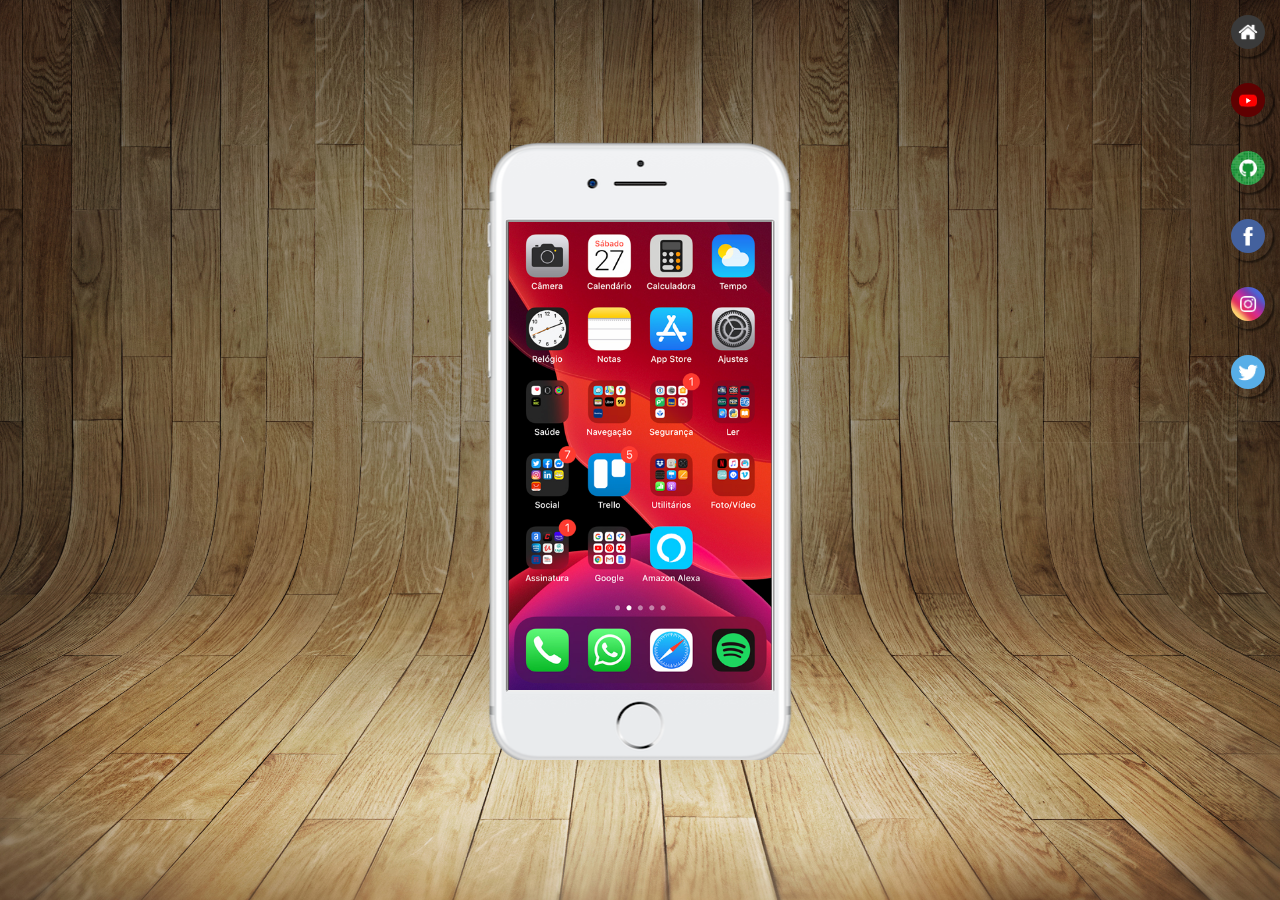
<file: index.html>
<!DOCTYPE html>
<html lang="pt-br">
<head>
    <meta charset="UTF-8">
    <meta http-equiv="X-UA-Compatible" content="IE=edge">
    <meta name="viewport" content="width=device-width, initial-scale=1.0">
    <link rel="shortcut icon" href="favicon.ico" type="image/x-icon">
    <link rel="stylesheet" href="estilos/style.css">

    <title>Projeto rede socias</title>
</head>
<body>
    <main>


        <section id="telefone">
            <iframe name="tela" id="tela" src="home.html" > seu navegador não é compartivel com isso.</iframe>
        </section>

        <section id="redes-sociais">
            <a href="home.html" target="tela"><img src="imagens/logo-home.jpg" alt="home"></a><br>

            <a href="youtube.html" target="tela"> <img src="imagens/logo-youtube.jpg" alt="logo-youtube"></a><br>

            <a href="github.html" target="tela"><img src="imagens/logo-github.jpg" alt="logo-github"></a><br>

            <a href="facebook.html" target="tela"><img src="imagens/logo-facebook.jpg" alt="logo-facebook"></a>  <br> 

            <a href="intagram.html" target="tela"><img src="imagens/logo-instagram.jpg" alt="logo-instagram"></a> <br>

            <a href="#" target="tela"><img src="imagens/logo-twitter.jpg" alt="logo-twitter"></a>
           


        </section>
    </main>
    
</body>
</html>
</file>
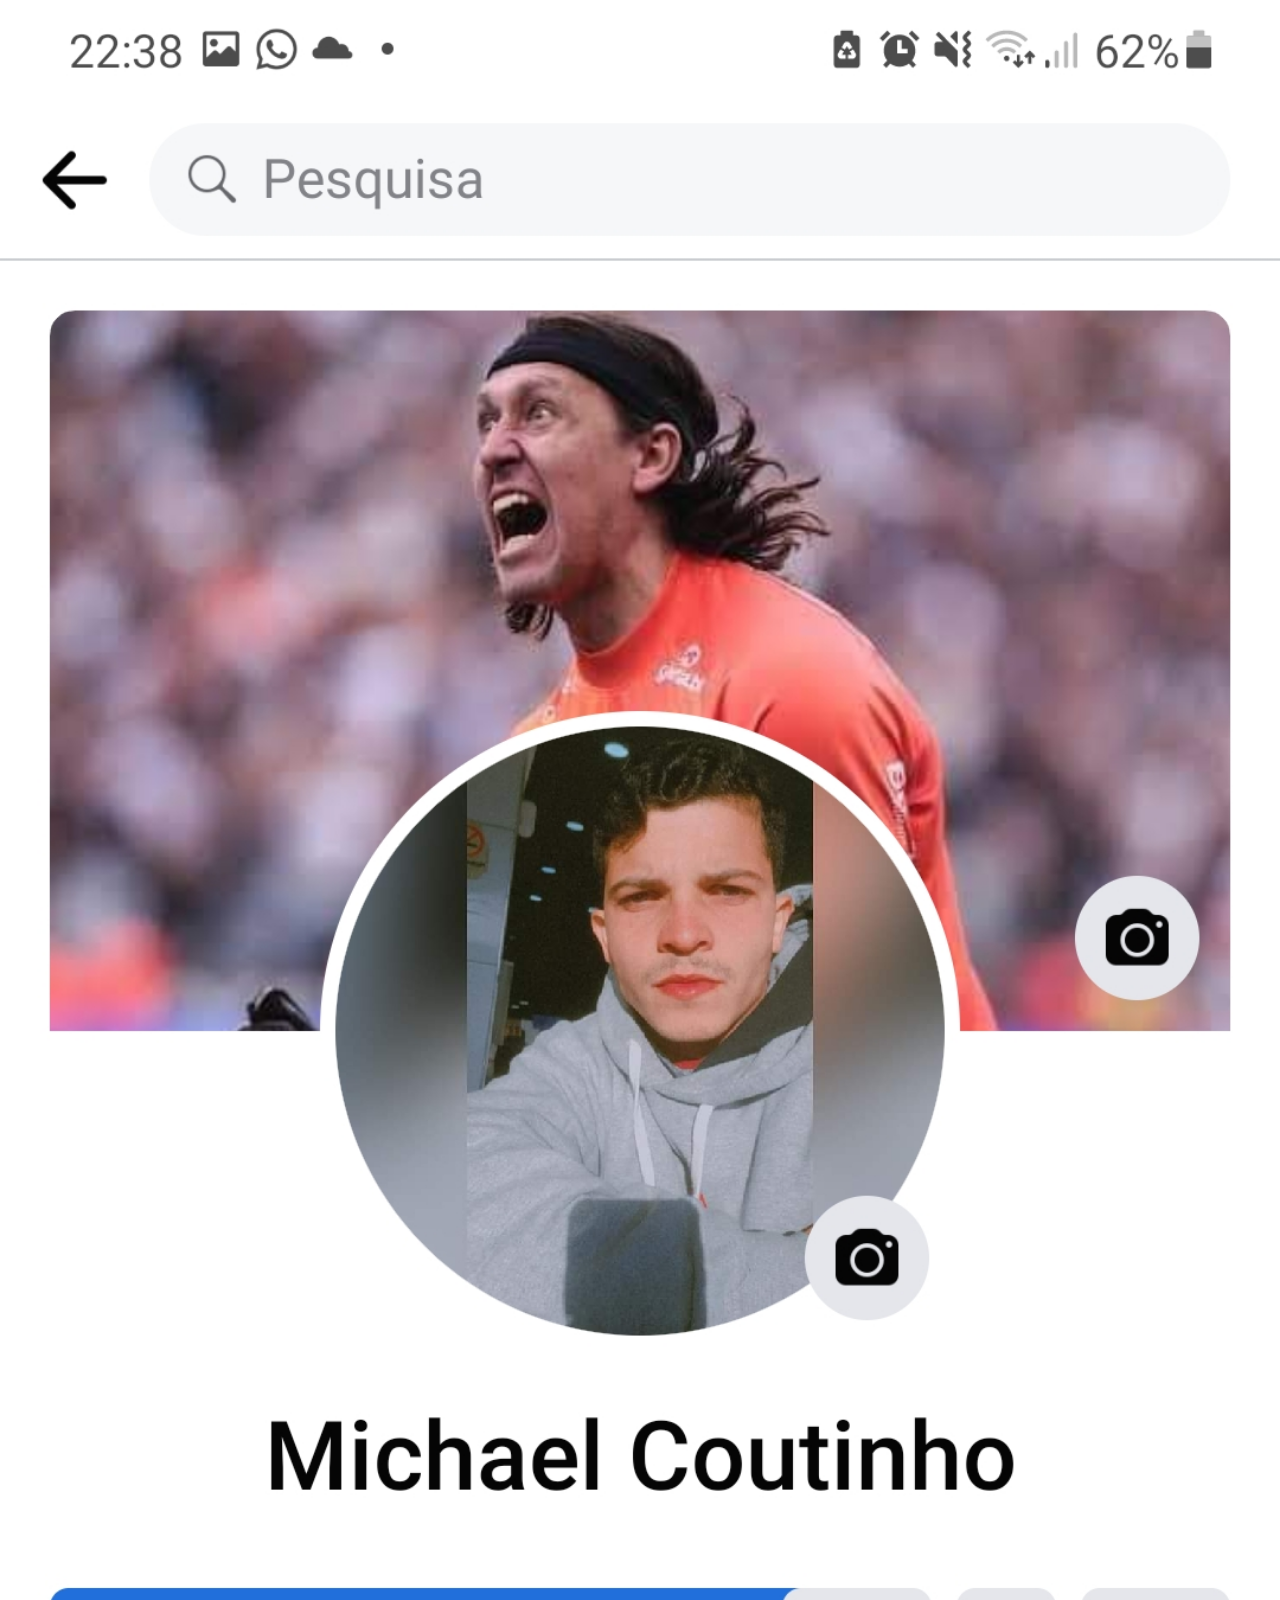
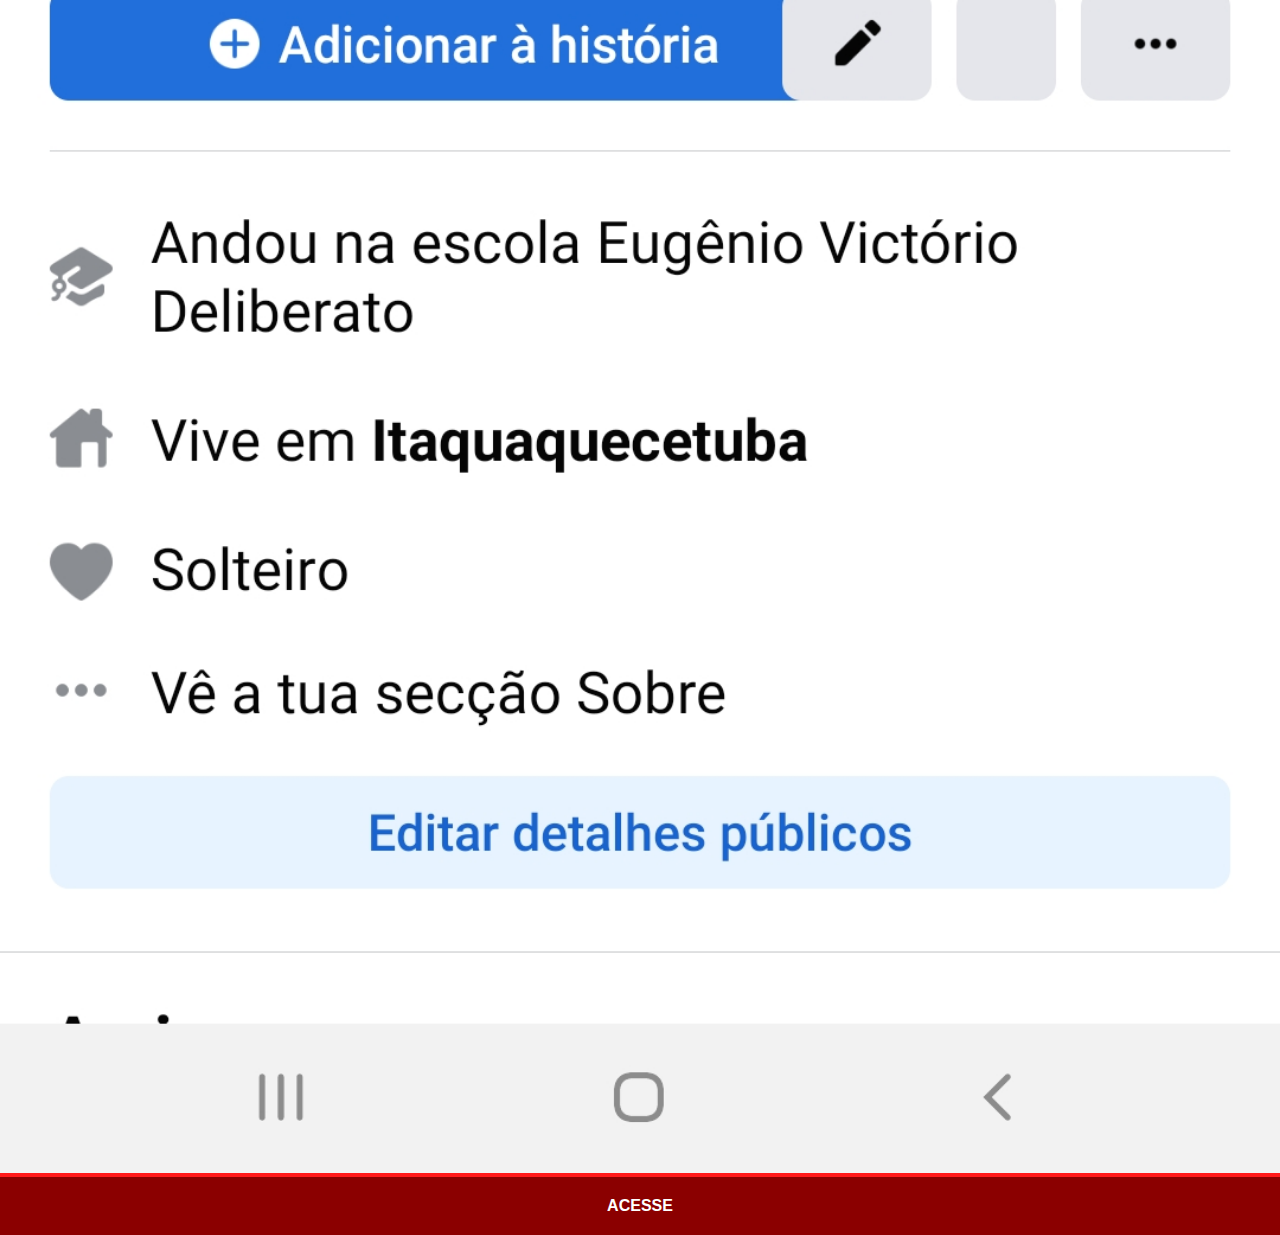
<file: facebook.html>
<!DOCTYPE html>
<html lang="pt-br">
<head>
    <meta charset="UTF-8">
    <meta http-equiv="X-UA-Compatible" content="IE=edge">
    <meta name="viewport" content="width=device-width, initial-scale=1.0">
    <link rel="stylesheet" href="estilos/social.css">
    <title>logo-facebook</title>
</head>
<body>
    <img src="minhas-fotos/Screenshot_20220913-223829_Facebook.jpg" alt="facebook">
    <a href="https://www.facebook.com/login/?privacy_mutation_token=eyJ0eXBlIjowLCJjcmVhdGlvbl90aW1lIjoxNjYzMTEzMzQxLCJjYWxsc2l0ZV9pZCI6MzgxMjI5MDc5NTc1OTQ2fQ%3D%3D" target="_blank">ACESSE</a>
    
</body>
</html>
</file>
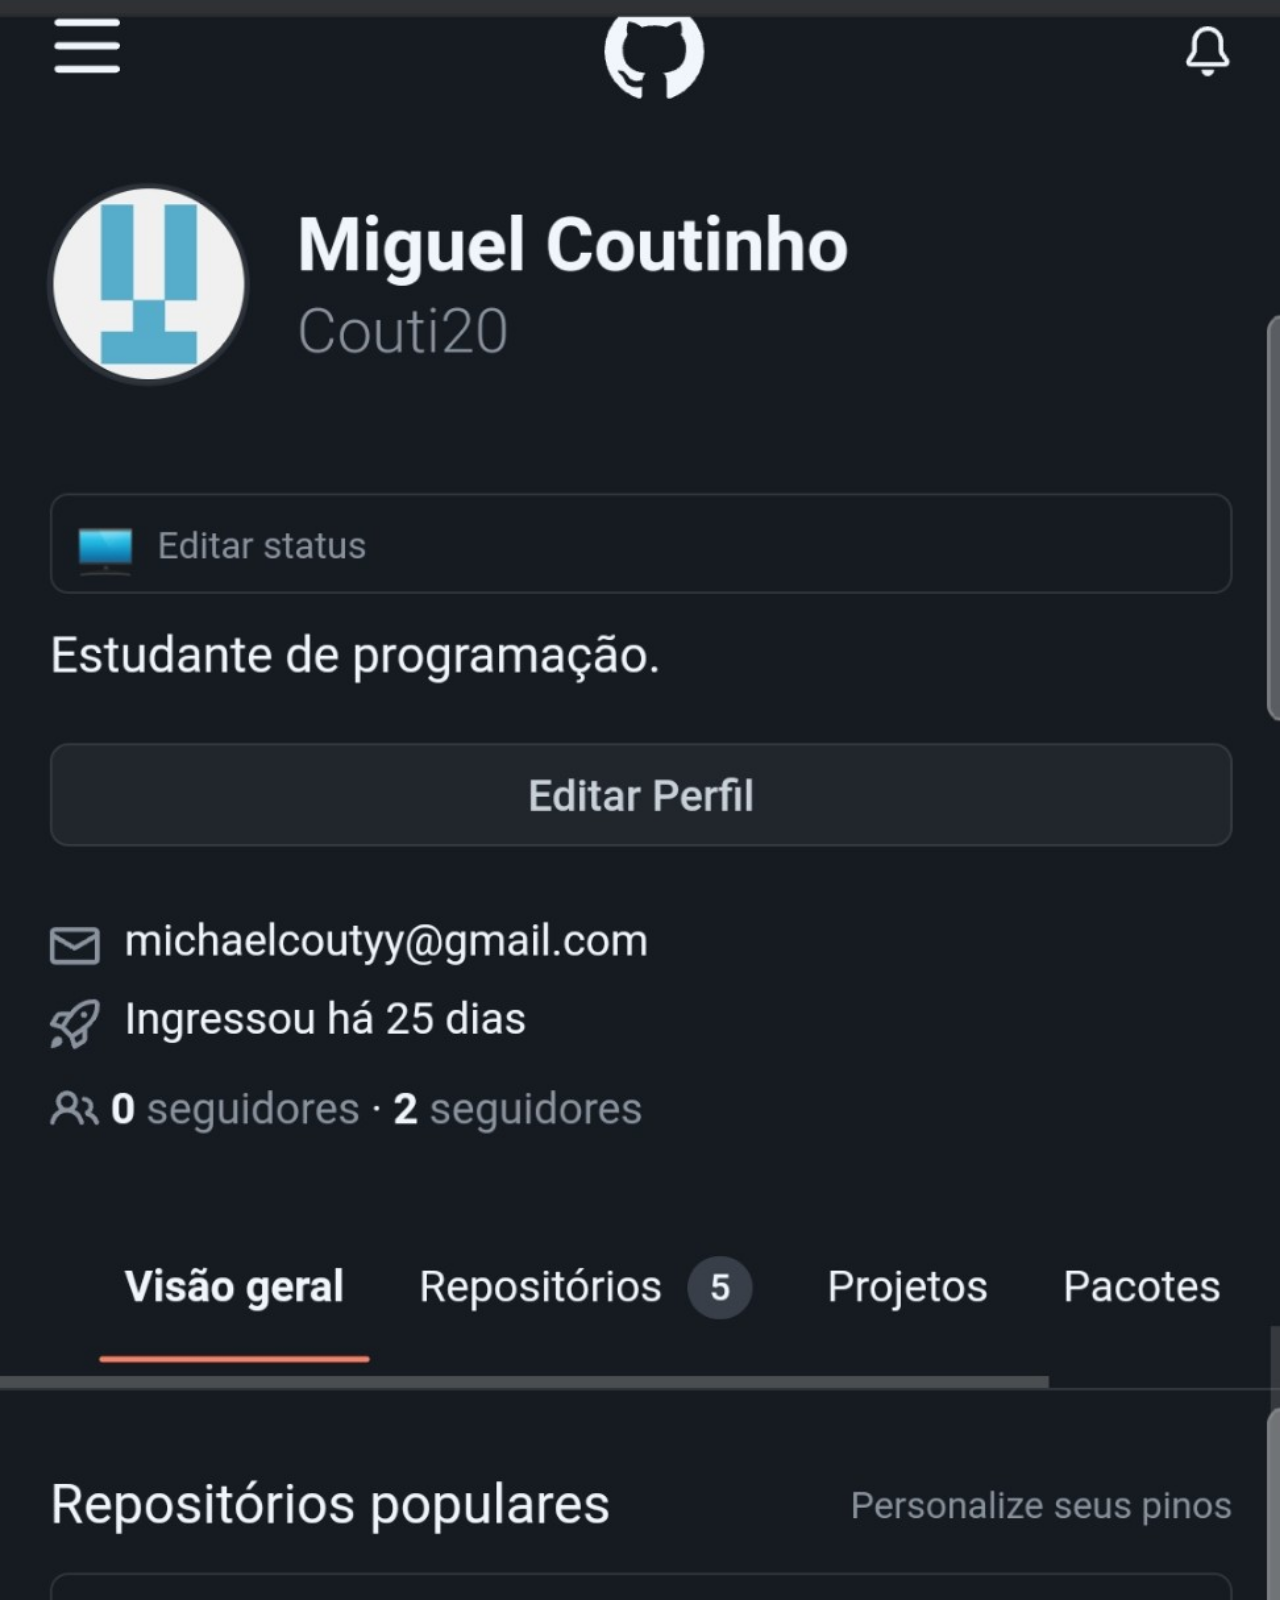
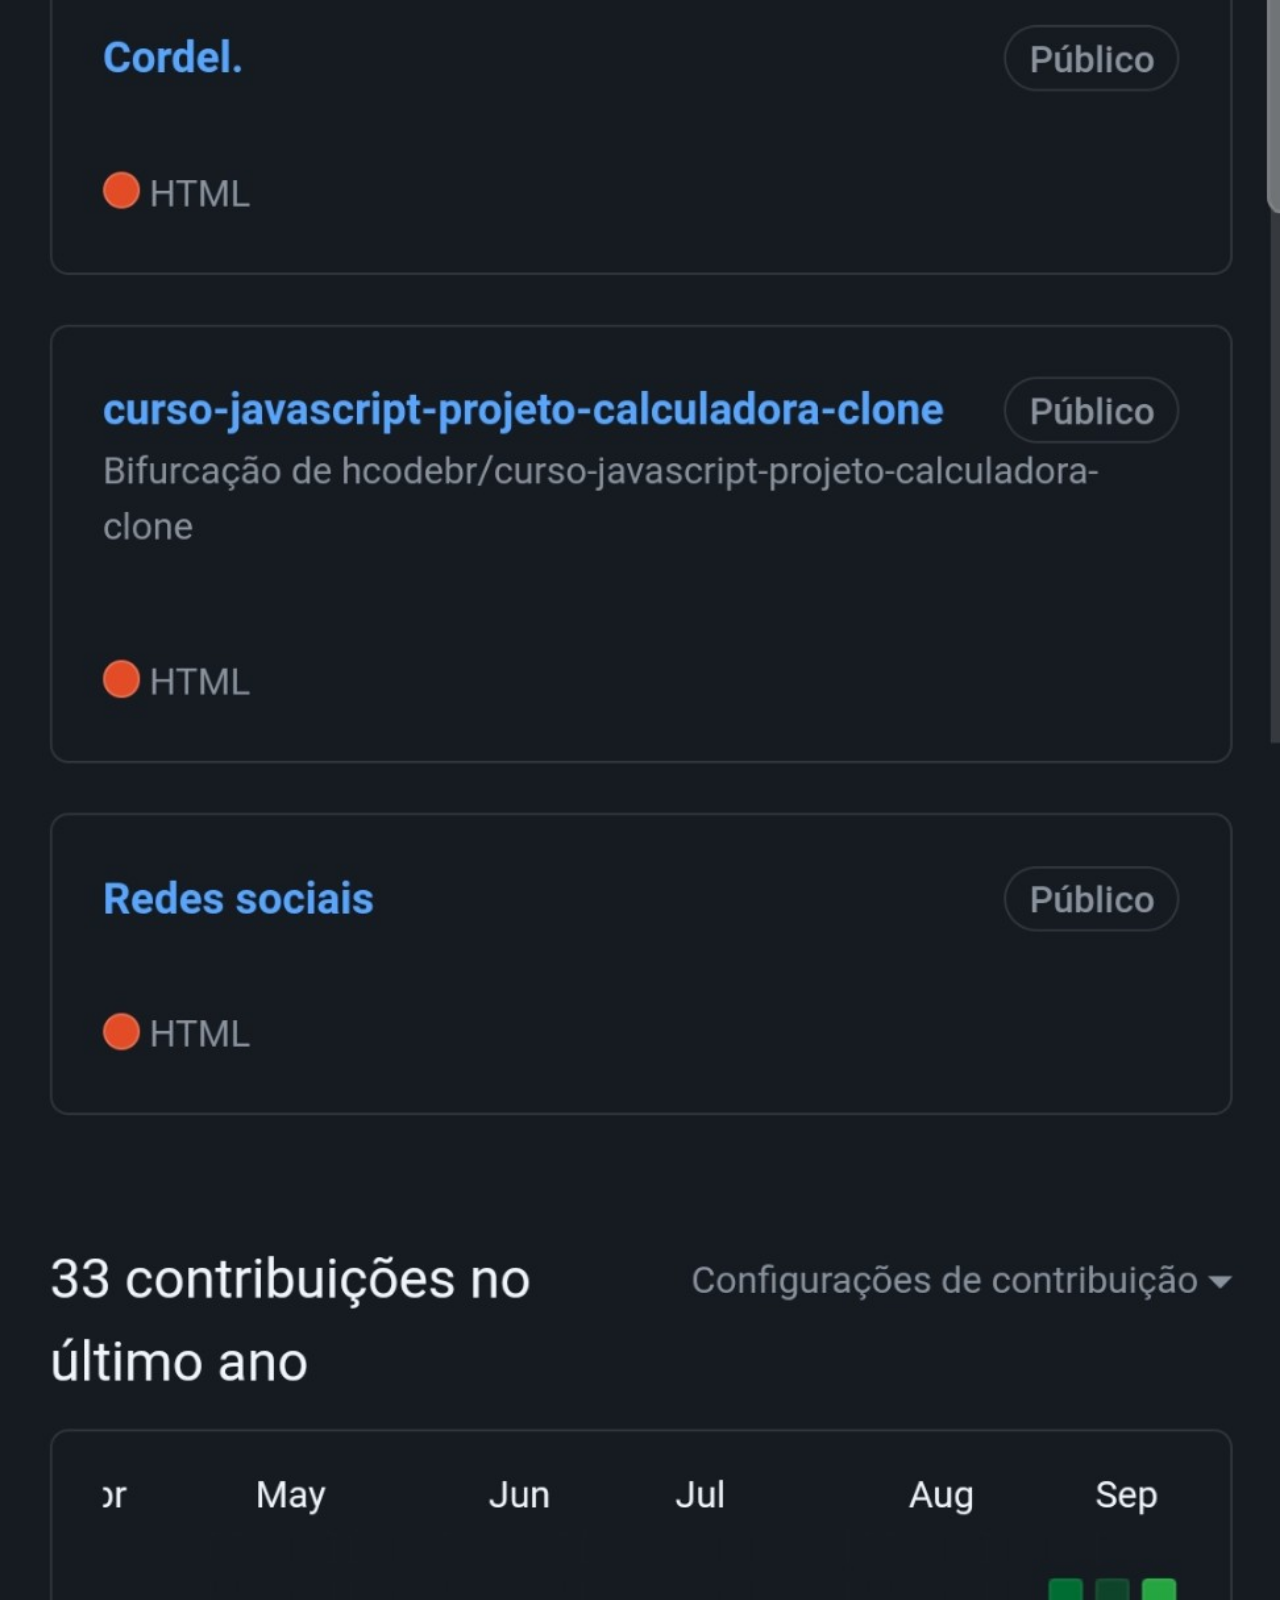
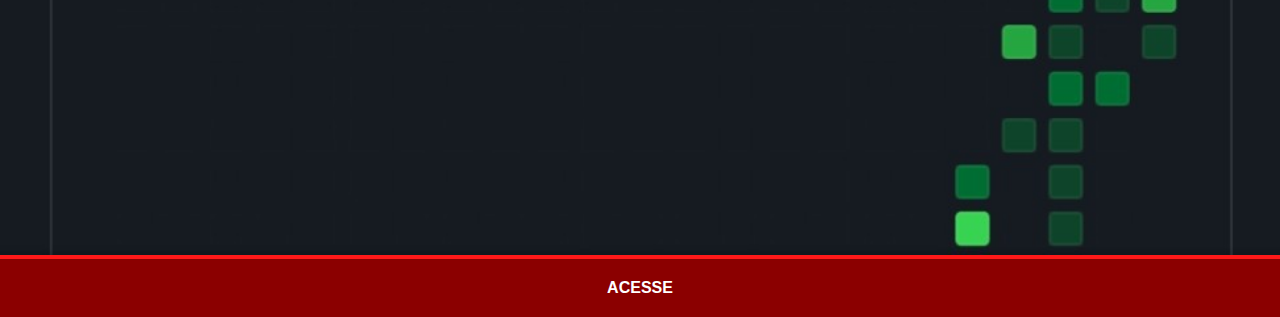
<file: github.html>
<!DOCTYPE html>
<html lang="pt-br">
<head>
    <meta charset="UTF-8">
    <meta http-equiv="X-UA-Compatible" content="IE=edge">
    <meta name="viewport" content="width=device-width, initial-scale=1.0">
    <title>Github</title>
    <link rel="stylesheet" href="estilos/social.css">
</head>
<body>
    <img src="minhas-fotos/Screenshot_20220913-224908_Chrome.jpg" alt="github">
    <a href="https://github.com/explore" target="_blank">ACESSE</a>
    
</body>
</html>
</file>
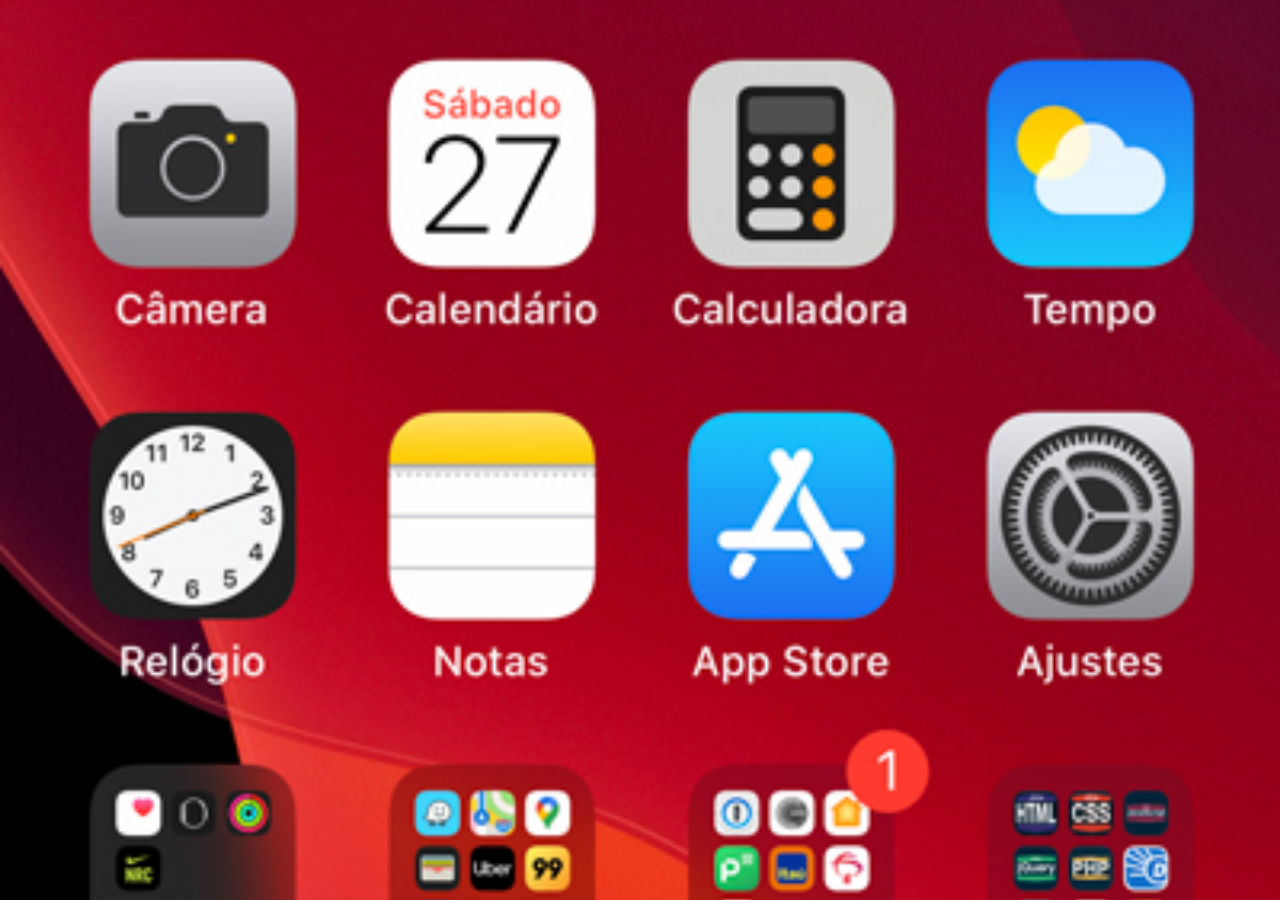
<file: home.html>
<!DOCTYPE html>
<html lang="pt-br">
<head>
    <meta charset="UTF-8">
    <meta http-equiv="X-UA-Compatible" content="IE=edge">
    <meta name="viewport" content="width=device-width, initial-scale=1.0">
    <title>Home</title>
</head>
<style>
    *{
        margin: 0%;
        padding: 0%;
    }
    body {
        width: 100vw;
        height:100vh;
        background: black url('imagens/tela-home.jpg') no-repeat top center ;
        background-size: cover;
        
    }


</style>
<body>
    
</body>
</html>
</file>
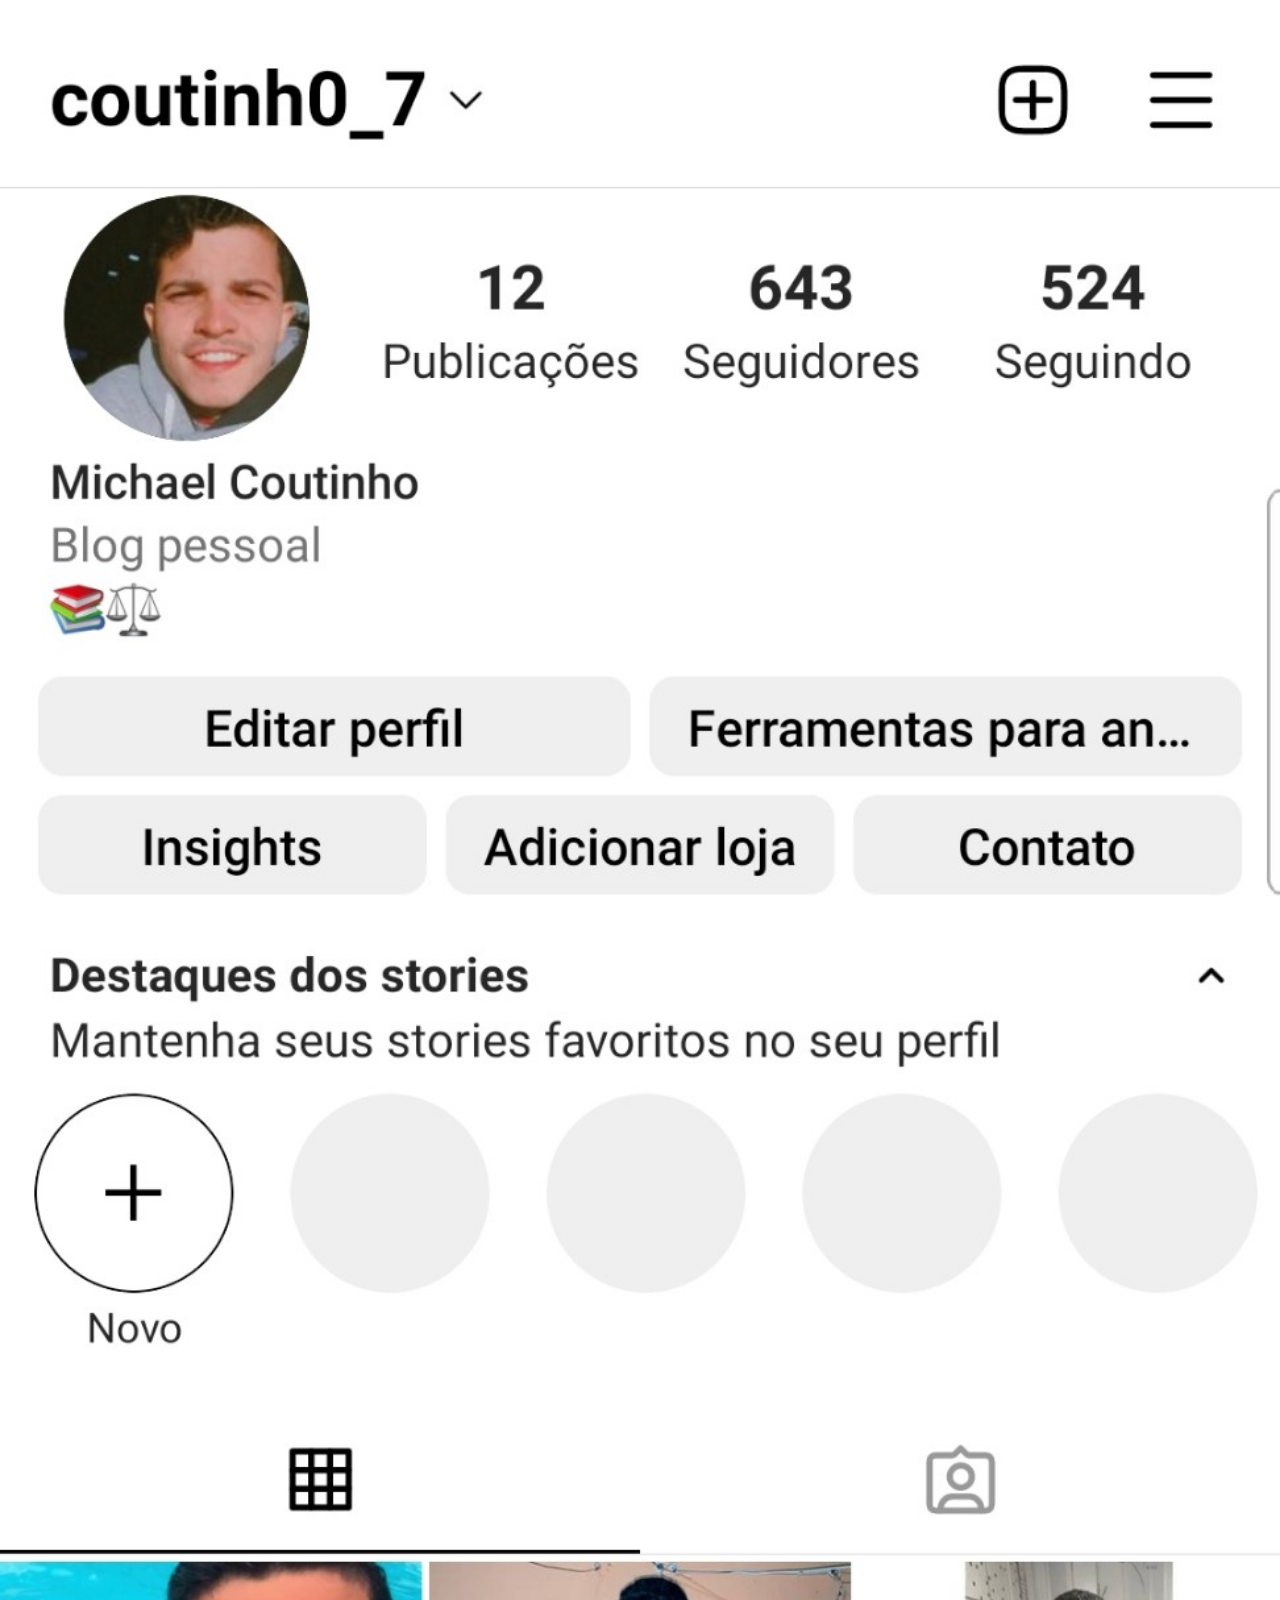
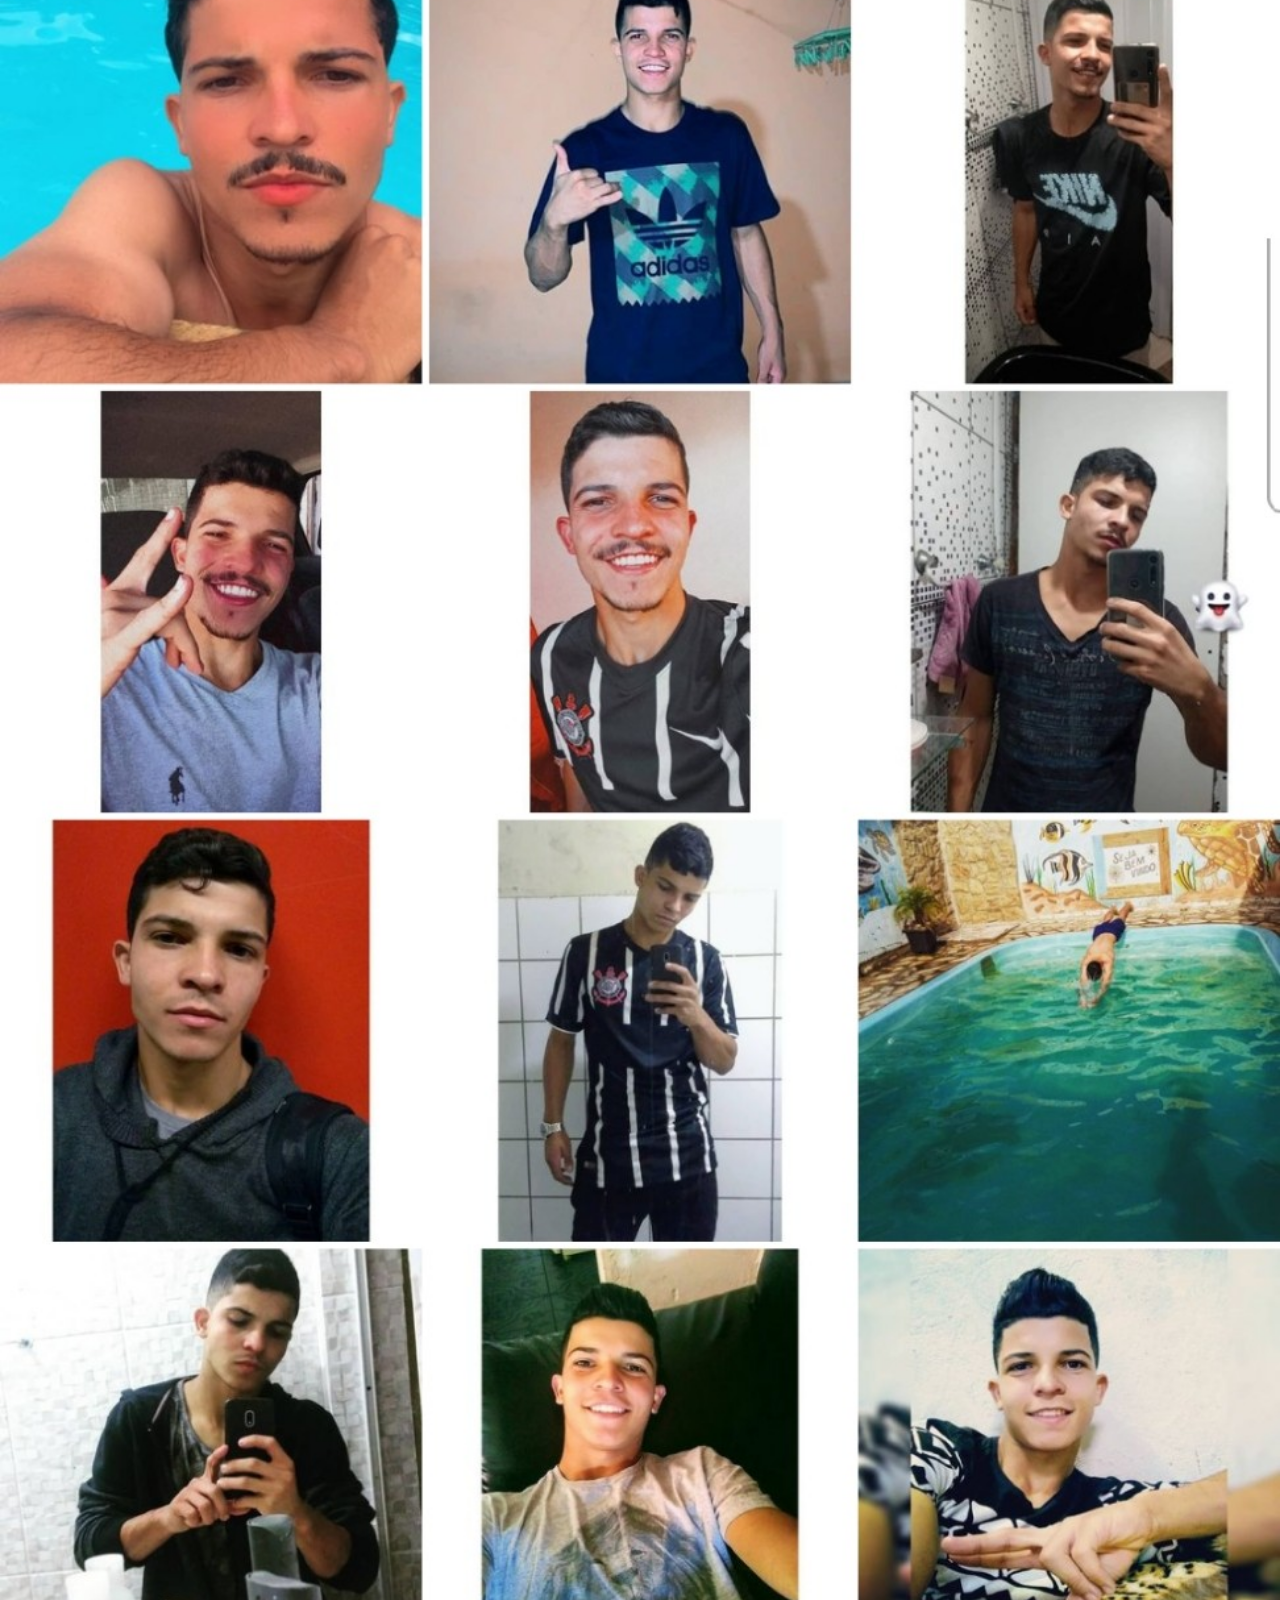
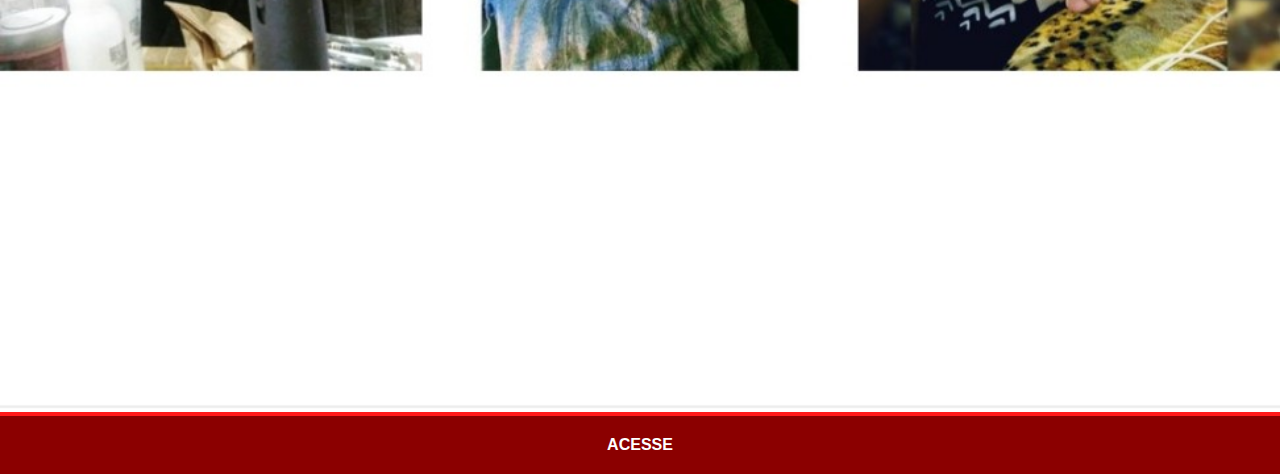
<file: intagram.html>
<!DOCTYPE html>
<html lang="pt-br">
<head>
    <meta charset="UTF-8">
    <meta http-equiv="X-UA-Compatible" content="IE=edge">
    <meta name="viewport" content="width=device-width, initial-scale=1.0">
    <title>Document</title>
    <link rel="stylesheet" href="estilos/social.css">
</head>
<body>
    <img src="minhas-fotos/Screenshot_20220913-221228_Instagram.jpg" alt="intagram">
    <a href="https://www.instagram.com/" target="_blank">ACESSE</a>
    
</body>
</html>
</file>
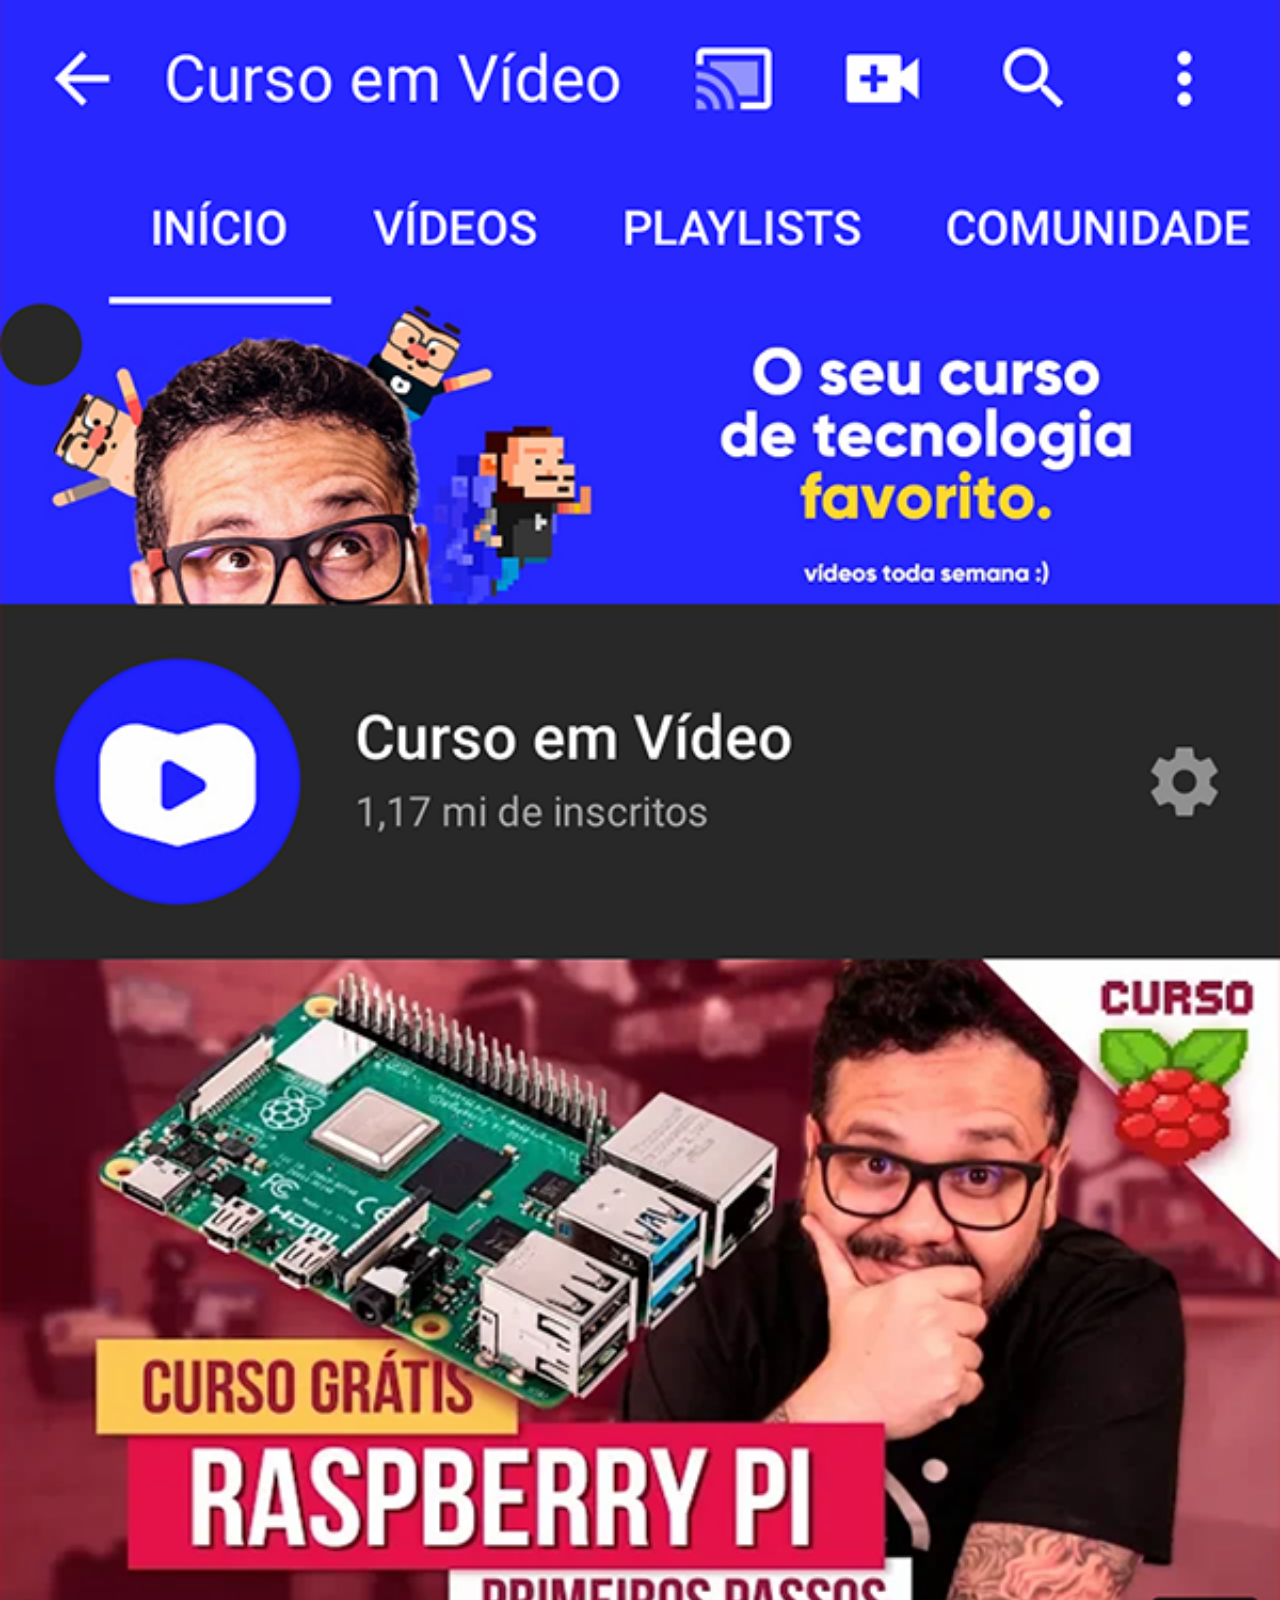
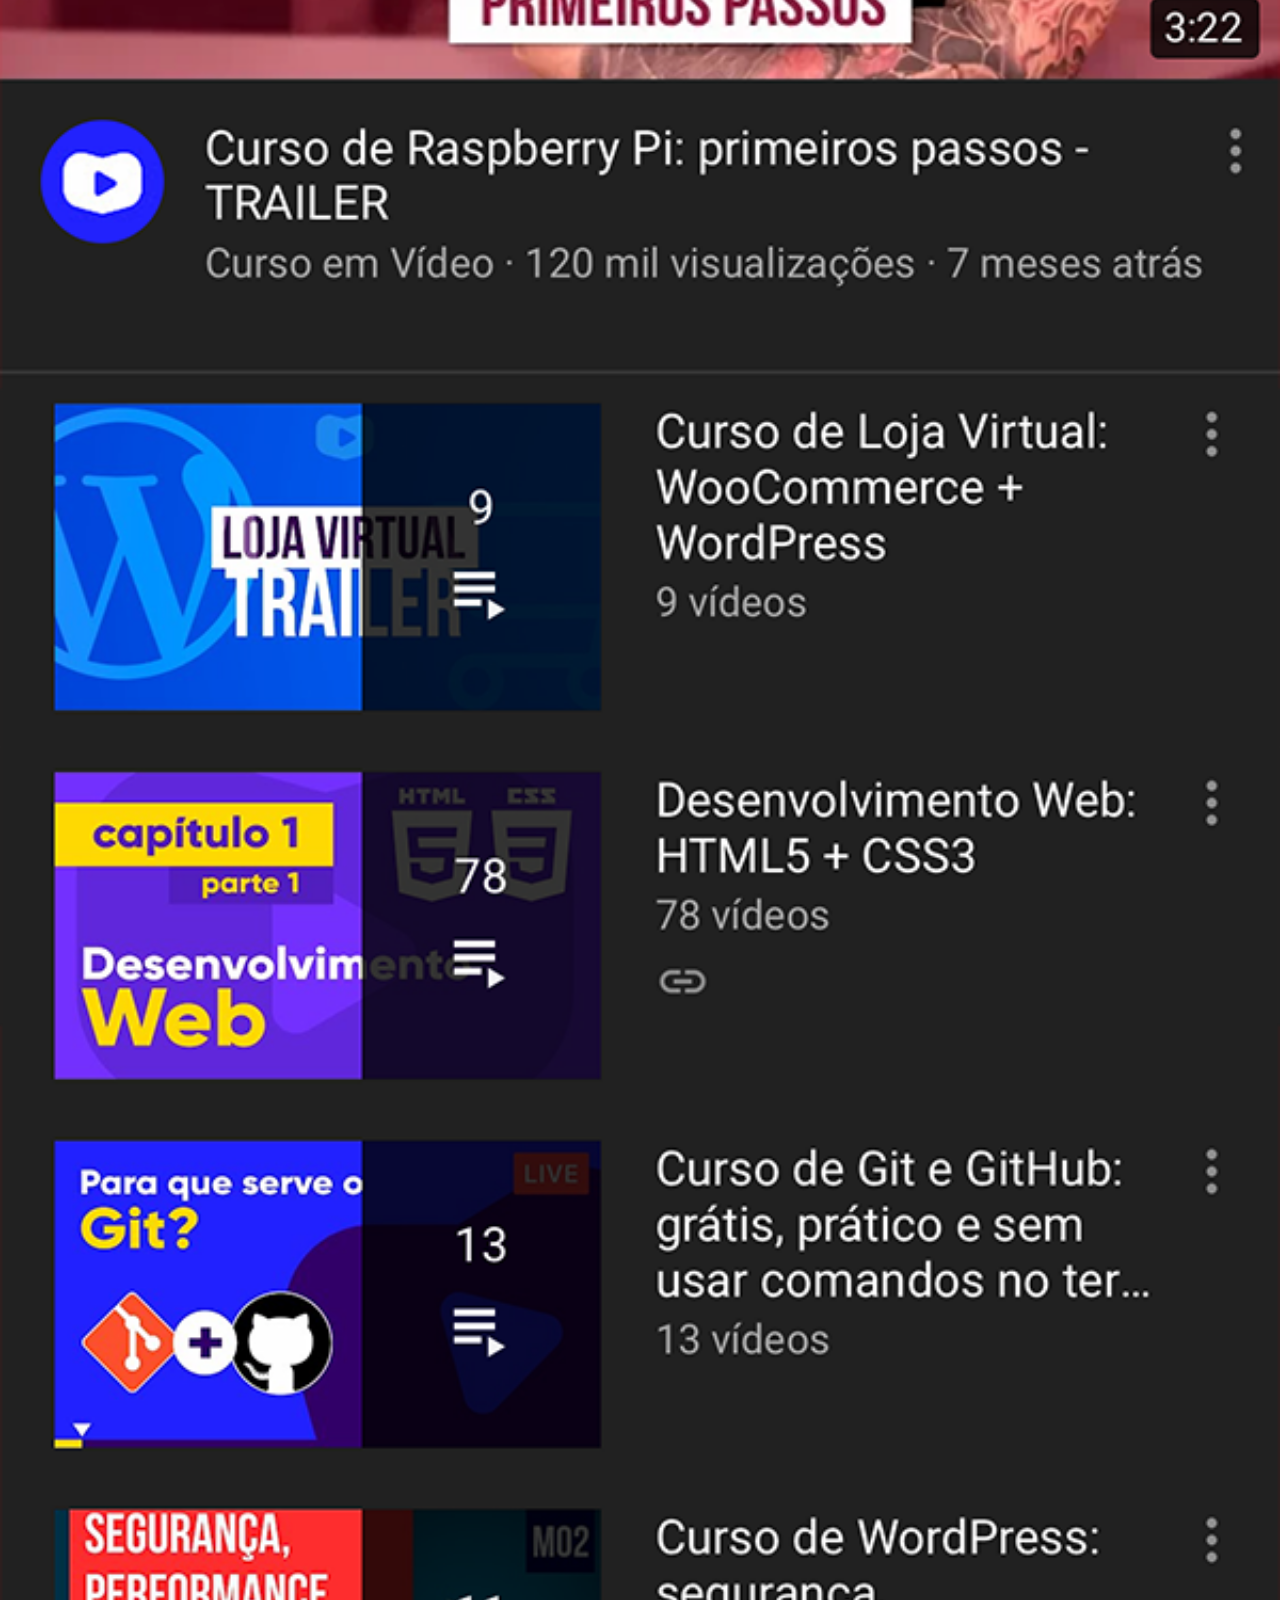
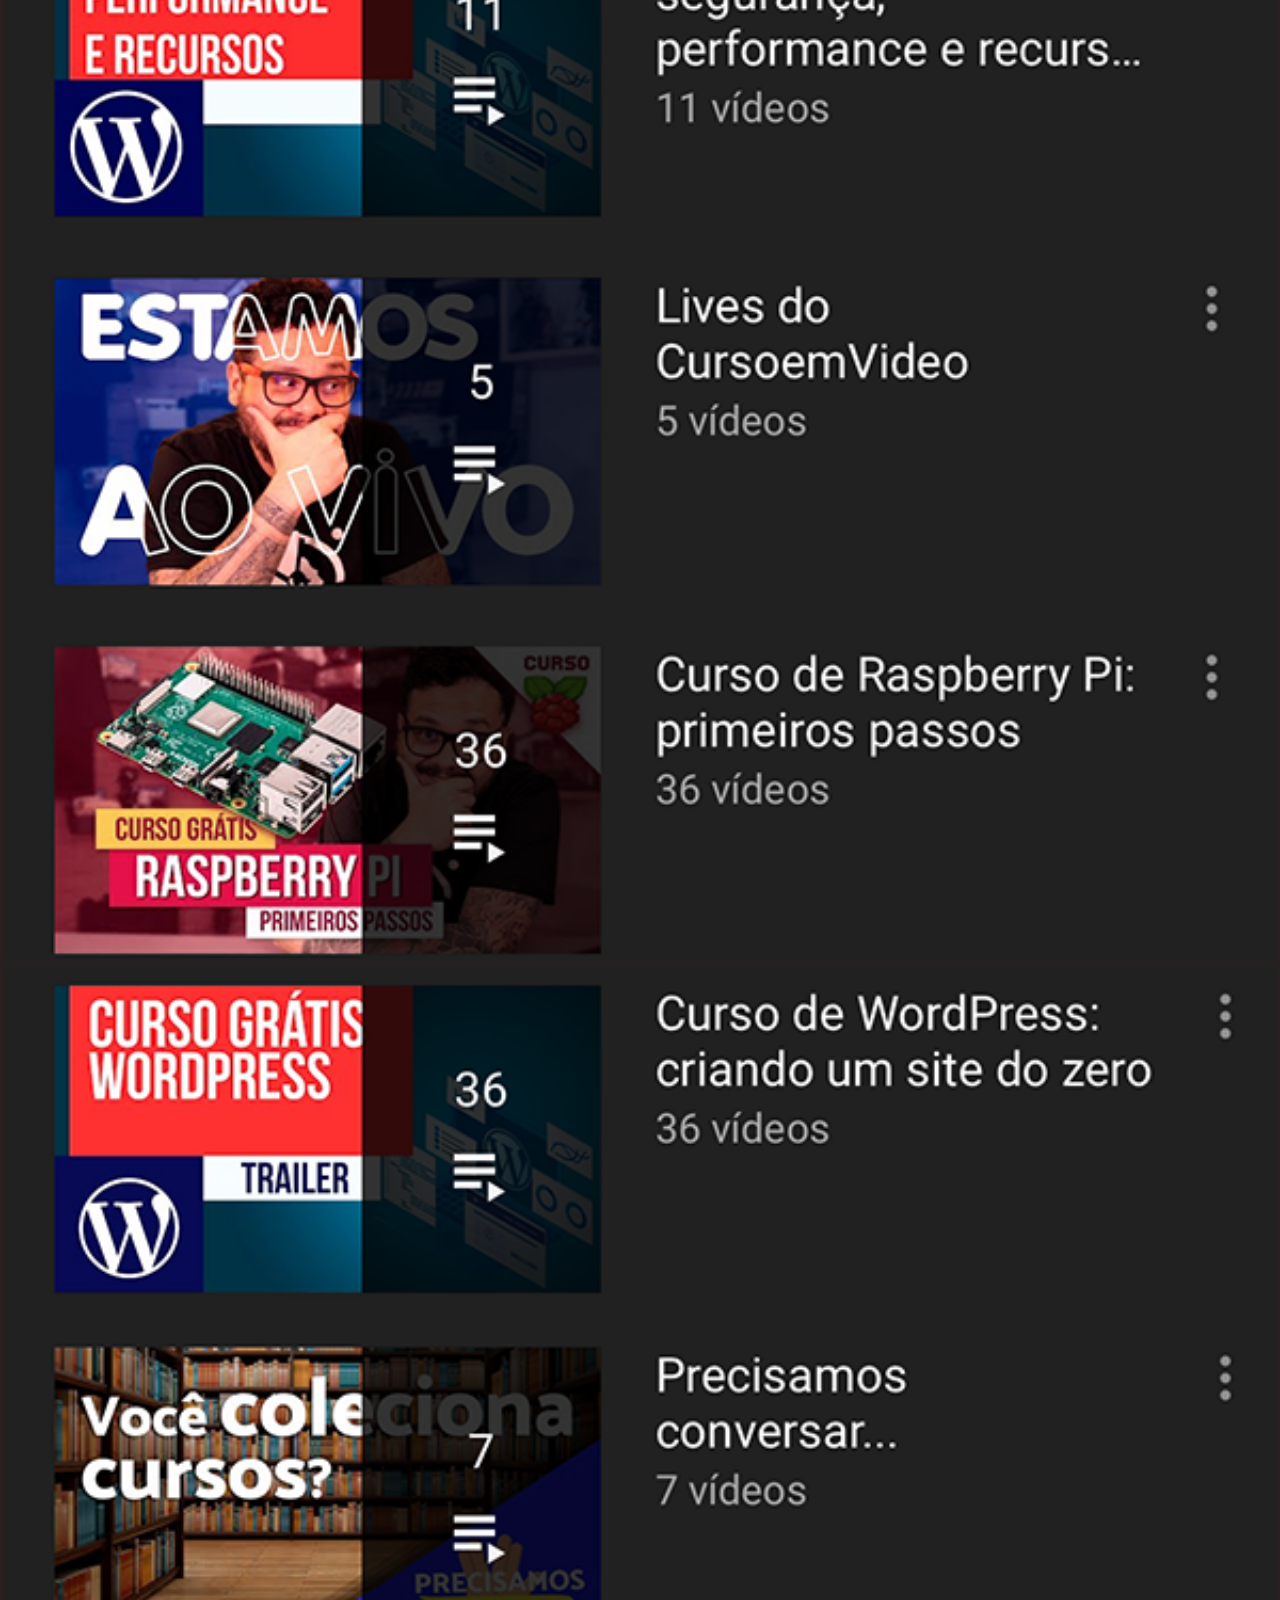
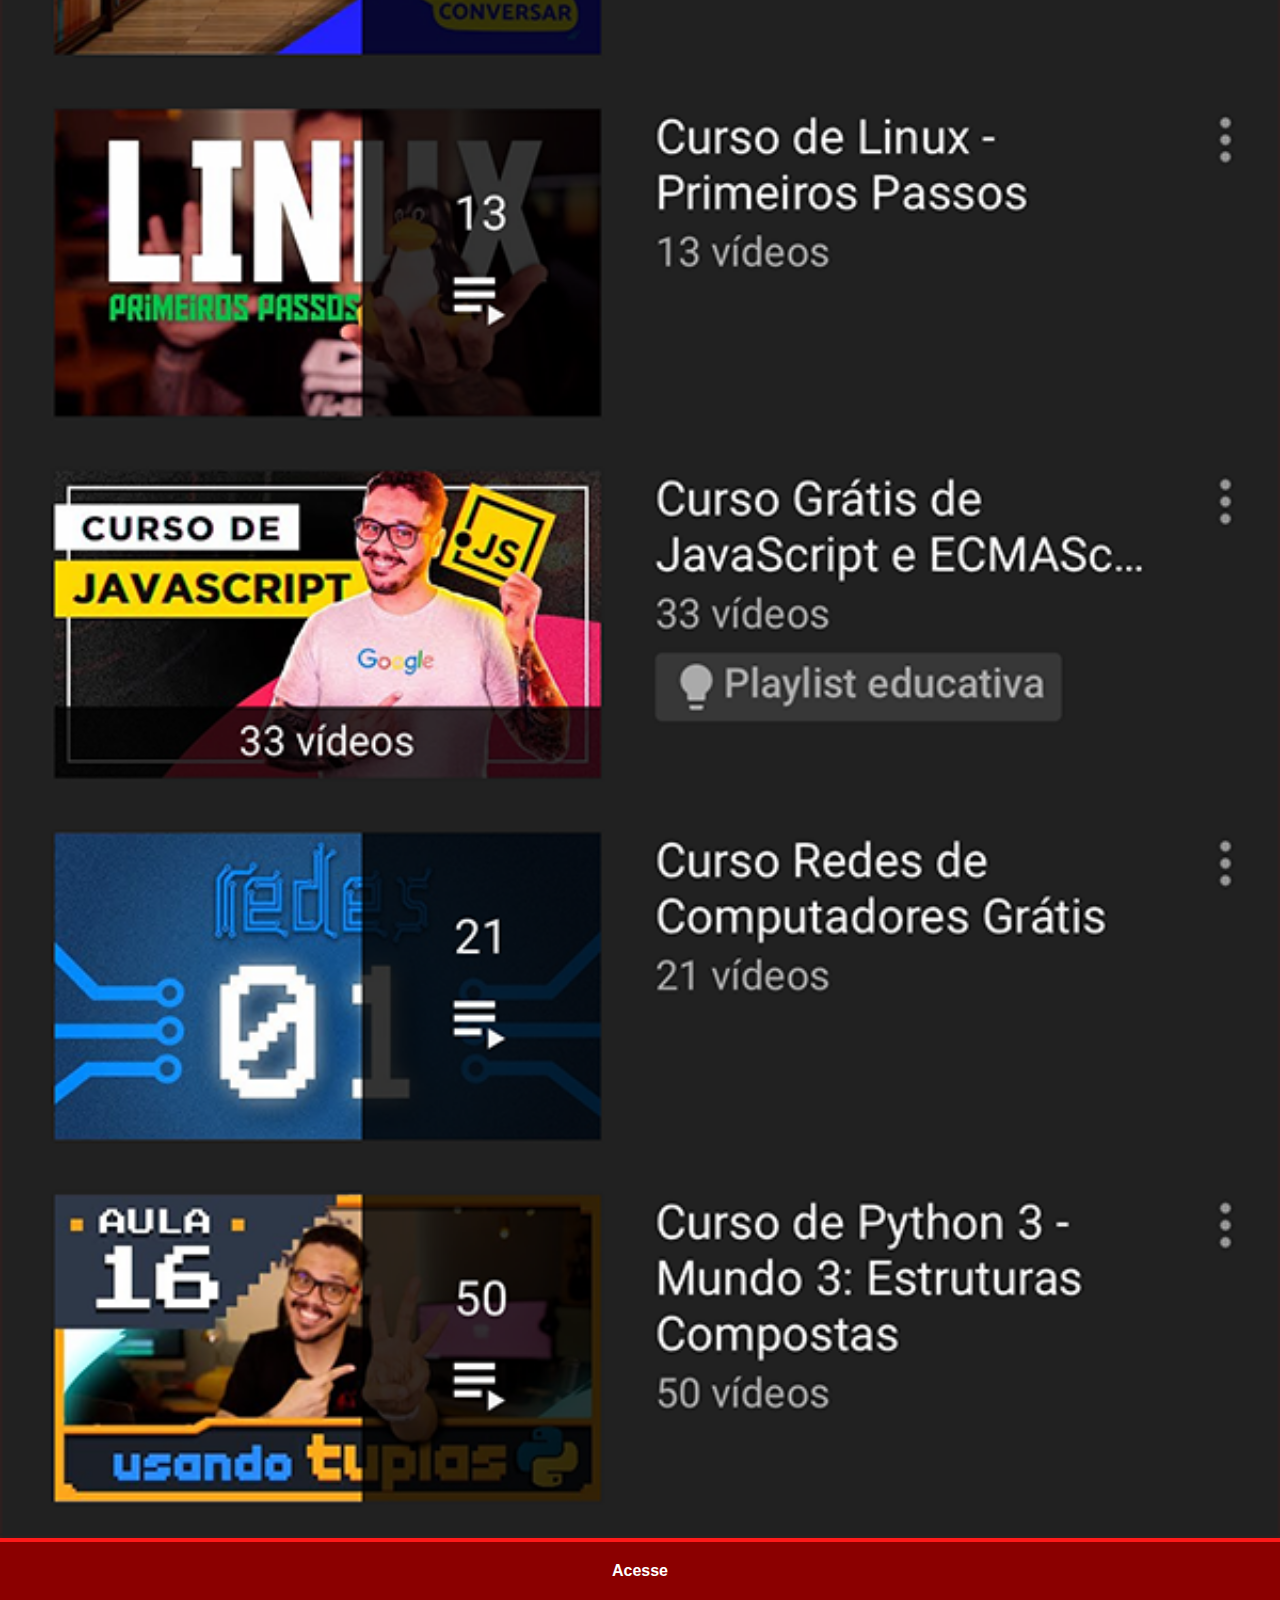
<file: youtube.html>
<!DOCTYPE html>
<html lang="pt-br">
<head>
    <meta charset="UTF-8">
    <meta http-equiv="X-UA-Compatible" content="IE=edge">
    <meta name="viewport" content="width=device-width, initial-scale=1.0">
    <title>YouTube</title>
   <link rel="stylesheet" href="estilos/social.css">
</head>
<body>
    <img src="imagens/tela-youtube.png" alt="youtube">
    <a href="https://www.youtube.com/results?search_query=gustavo+guanabara+html+e+css" target="_blank">Acesse</a>
</body>
</html>
</file>
<file: estilos/style.css>
@charset "UTF-8";

* {
margin: 0px;
padding: 0px;
font-family: Arial, Helvetica, sans-serif;
}

html, body {
    height: 100vh;
    width: 100vw;
    background-color: black;
}

body {

    background: url('../imagens/fundo-madeira.jpg') no-repeat top center;
    background-size: cover;
    background-attachment: fixed;
    
}

main{
    
    height: 100vh;
    position: relative;
}
section#telefone {
    position: absolute;
    top: 50%;
    left: 50%;
    transform: translate(-50%, -50%);
    height: 620px;
    width: 311px;
    background: url('../imagens/frame-iphone.png');
    background-repeat: no-repeat;
    background-size: cover;
}

iframe#tela {
    position: relative;
    top: 80px;
    left: 22px;
    width: 263px;
    height: 468px;
}

section#redes-sociais {

    text-align: right;
}

section#redes-sociais > a > img {
    width: 50px;
    margin: 7px;
    padding: 8px;
    border-radius: 50%;
    box-shadow: 2px 2px 2px rgba(0, 0, 0, 0.5);
    box-sizing: border-box;
}

section#redes-sociais img:hover {

    border: 2px solid rgba(255, 255, 255, 0.226);
    transform: translate(-5%,-5%);
    box-shadow: 5px 5px 10px rgba(0, 0, 0, 0.616);
    transition: 0.4s, border 2s;

}
</file>
<file: estilos/social.css>
@charset "UTF-8";

*{
    margin: 0%;
    padding: 0%;
    font-family: Arial, Helvetica, sans-serif;
}

img{
    width: 100%;
    background-size: cover;

}
::-webkit-scrollbar{
    width: 0%;
    height: 0%;
}


a{
    display: block;
    background-color: darkred;
    padding: 20px;
    text-align: center;
    font-weight: bolder;
    text-decoration: none;
    color: white;
}
:hover {
    color: black;
    background-color: rgba(255, 0, 0, 0.685);
    transition: 0.7s;
}
</file>
